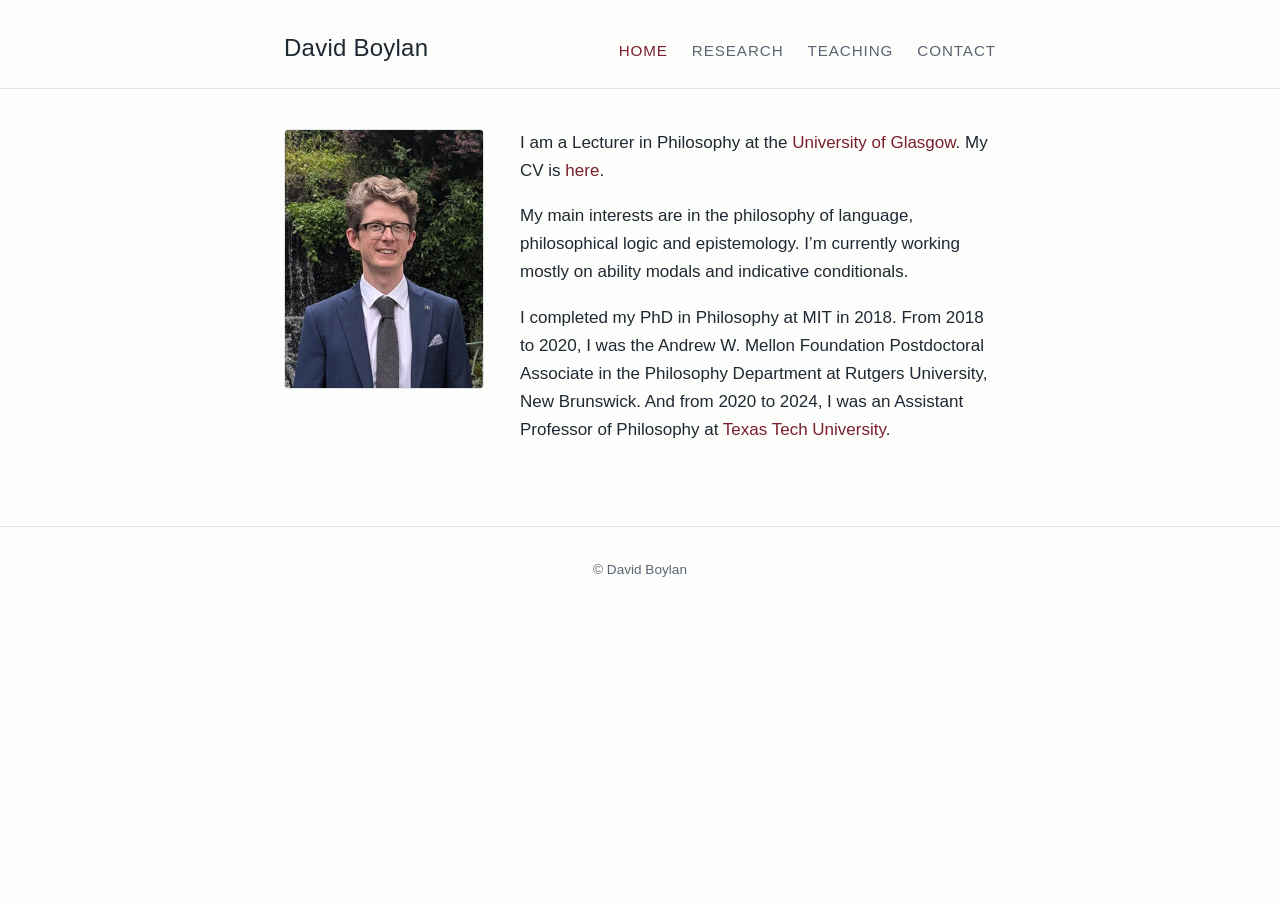
<file: index.html>
<!DOCTYPE html>
<html lang="en">
<head>
<meta charset="UTF-8">
<meta name="viewport" content="width=device-width, initial-scale=1.0">
<title>David Boylan</title>
<meta name="description" content="David Boylan is a Lecturer in Philosophy at the University of Glasgow, working on the philosophy of language, philosophical logic and epistemology.">
<link rel="stylesheet" href="assets/style.css">
</head>
<body>

<header class="site-header">
  <div class="wrap">
    <p class="site-title"><a href="index.html">David Boylan</a></p>
    <nav class="site-nav">
      <ul>
        <li><a href="index.html" class="active">Home</a></li>
        <li><a href="research.html">Research</a></li>
        <li><a href="teaching.html">Teaching</a></li>
        <li><a href="contact.html">Contact</a></li>
      </ul>
    </nav>
  </div>
</header>

<main>
  <div class="home-layout">
    <div class="home-photo">
      <img src="assets/img/profile.jpg" alt="David Boylan">
    </div>
    <div class="home-bio">
      <p>I am a Lecturer in Philosophy at the <a href="https://www.gla.ac.uk/subjects/philosophy/" target="_blank" rel="noopener">University of Glasgow</a>. My CV is <a href="files/david-boylan-cv.pdf" target="_blank">here</a>.</p>

      <p>My main interests are in the philosophy of language, philosophical logic and epistemology. I&rsquo;m currently working mostly on ability modals and indicative conditionals.</p>

      <p>I completed my PhD in Philosophy at MIT in 2018. From 2018 to 2020, I was the Andrew W. Mellon Foundation Postdoctoral Associate in the Philosophy Department at Rutgers University, New Brunswick. And from 2020 to 2024, I was an Assistant Professor of Philosophy at <a href="https://www.depts.ttu.edu/philosophy/" target="_blank" rel="noopener">Texas Tech University</a>.</p>
    </div>
  </div>
</main>

<footer class="site-footer">
  &copy; David Boylan
</footer>

</body>
</html>
</file>
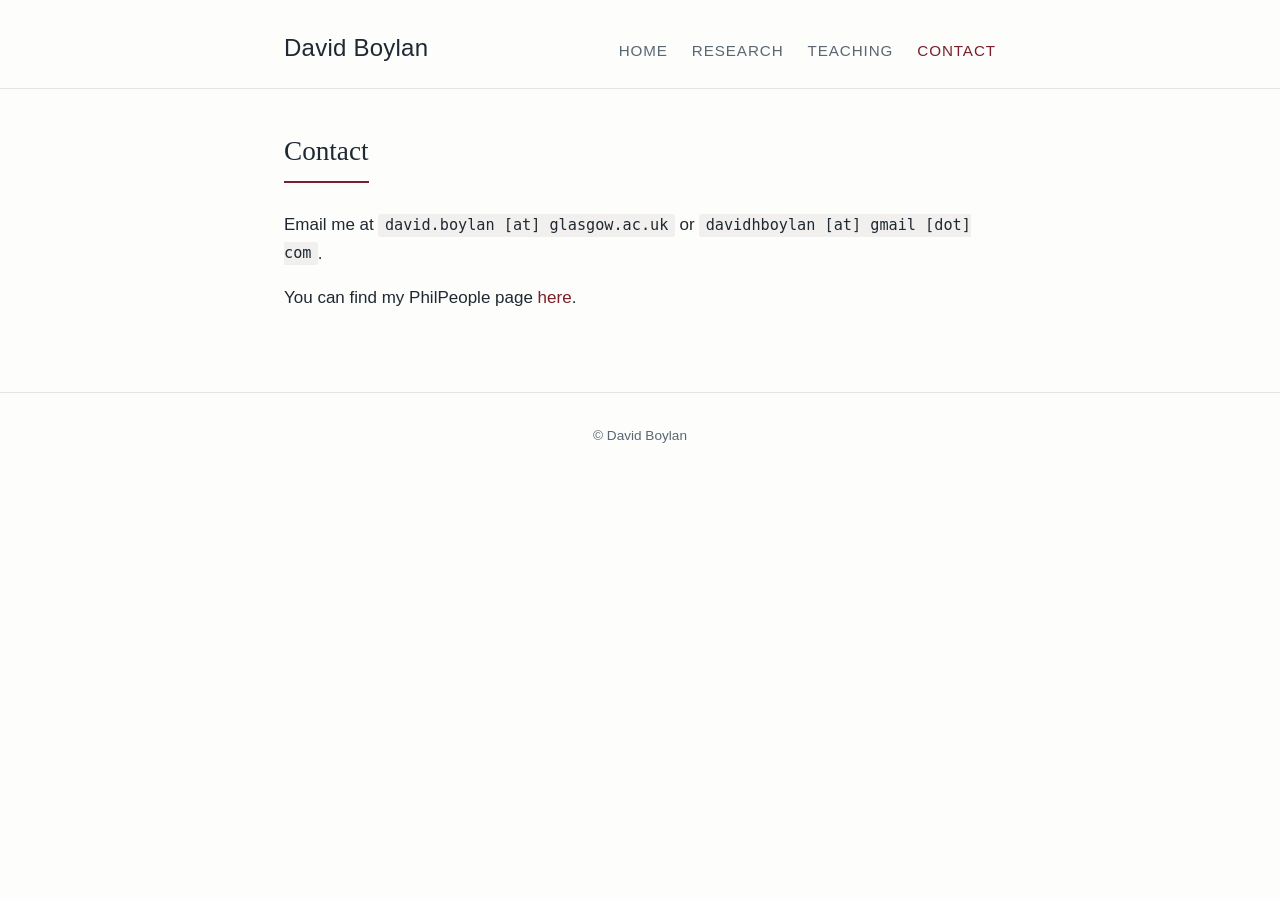
<file: contact.html>
<!DOCTYPE html>
<html lang="en">
<head>
<meta charset="UTF-8">
<meta name="viewport" content="width=device-width, initial-scale=1.0">
<title>Contact &ndash; David Boylan</title>
<link rel="stylesheet" href="assets/style.css">
</head>
<body>

<header class="site-header">
  <div class="wrap">
    <p class="site-title"><a href="index.html">David Boylan</a></p>
    <nav class="site-nav">
      <ul>
        <li><a href="index.html">Home</a></li>
        <li><a href="research.html">Research</a></li>
        <li><a href="teaching.html">Teaching</a></li>
        <li><a href="contact.html" class="active">Contact</a></li>
      </ul>
    </nav>
  </div>
</header>

<main>
  <h1 class="page-title">Contact</h1>

  <div class="contact-block">
    <p>Email me at <span class="email">david.boylan [at] glasgow.ac.uk</span> or <span class="email">davidhboylan [at] gmail [dot] com</span>.</p>
    <p>You can find my PhilPeople page <a href="https://philpeople.org/profiles/david-boylan" target="_blank" rel="noopener">here</a>.</p>
  </div>
</main>

<footer class="site-footer">
  &copy; David Boylan
</footer>

</body>
</html>
</file>
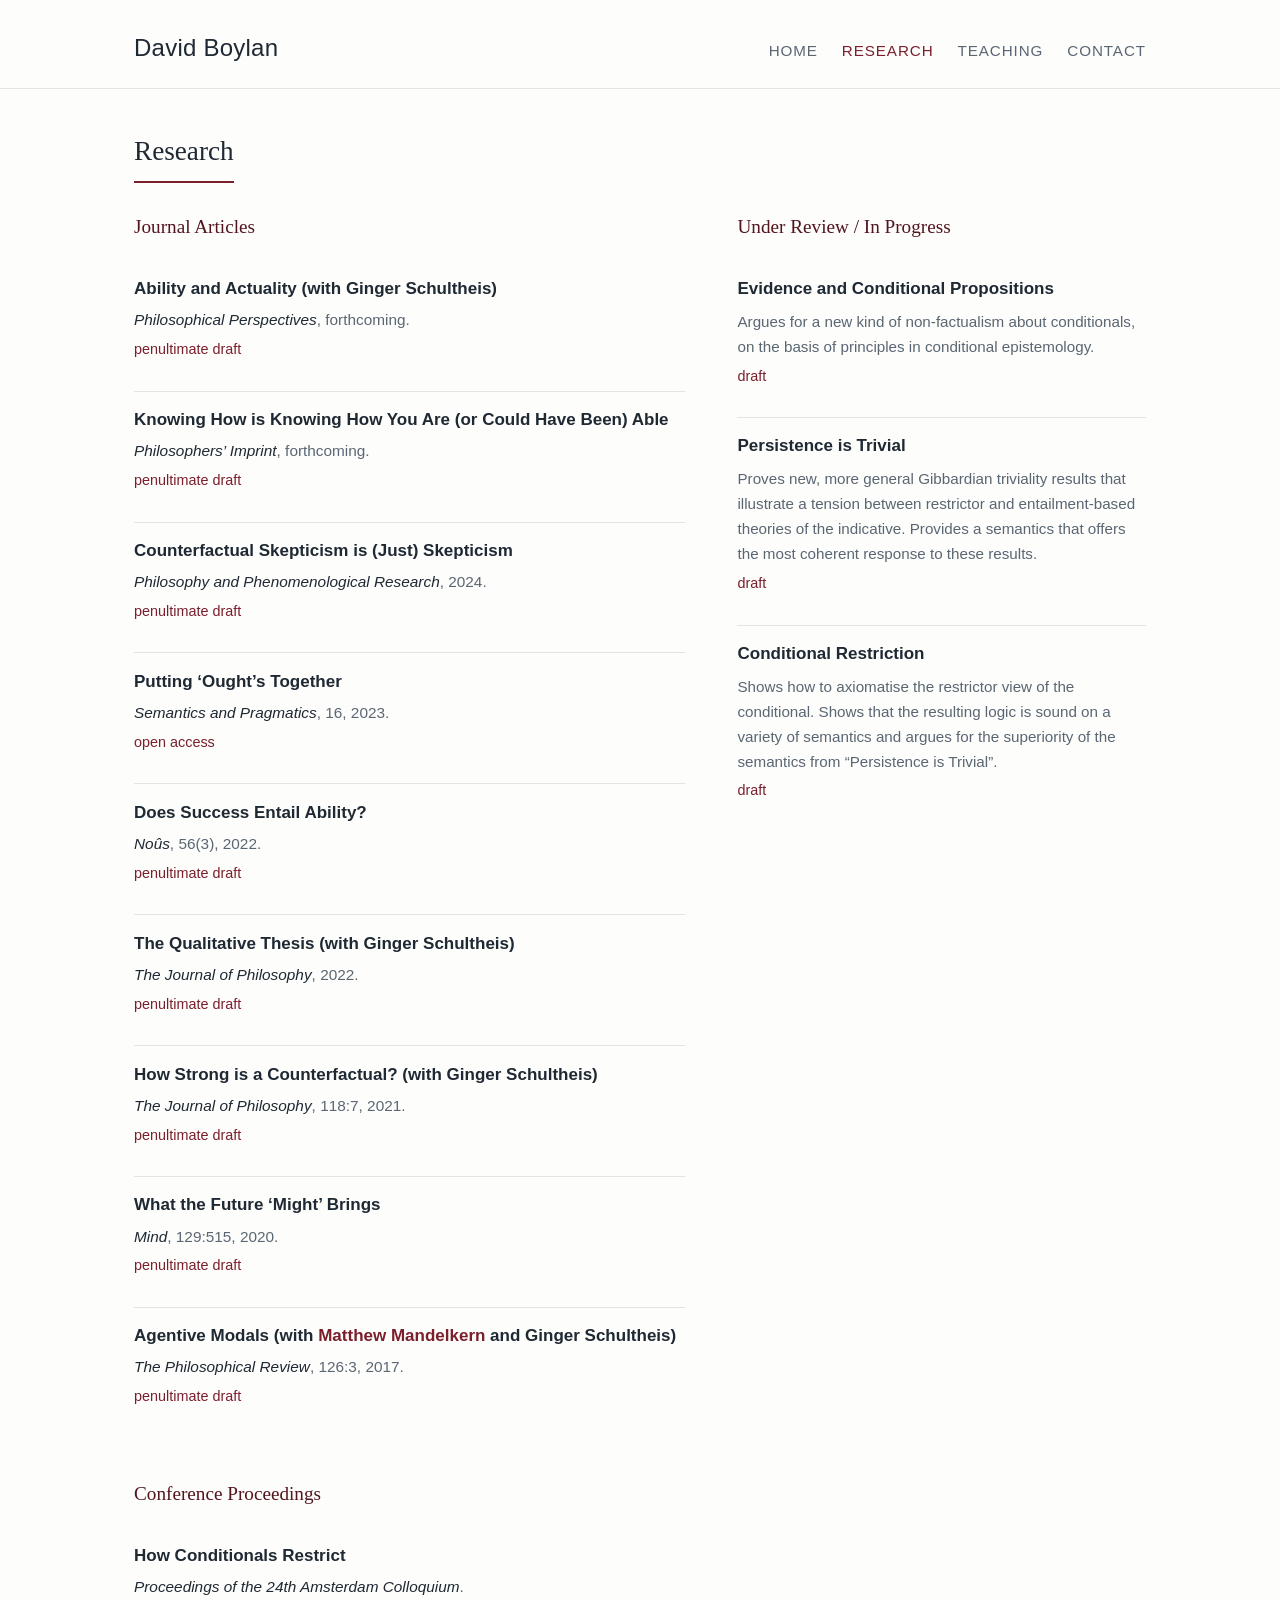
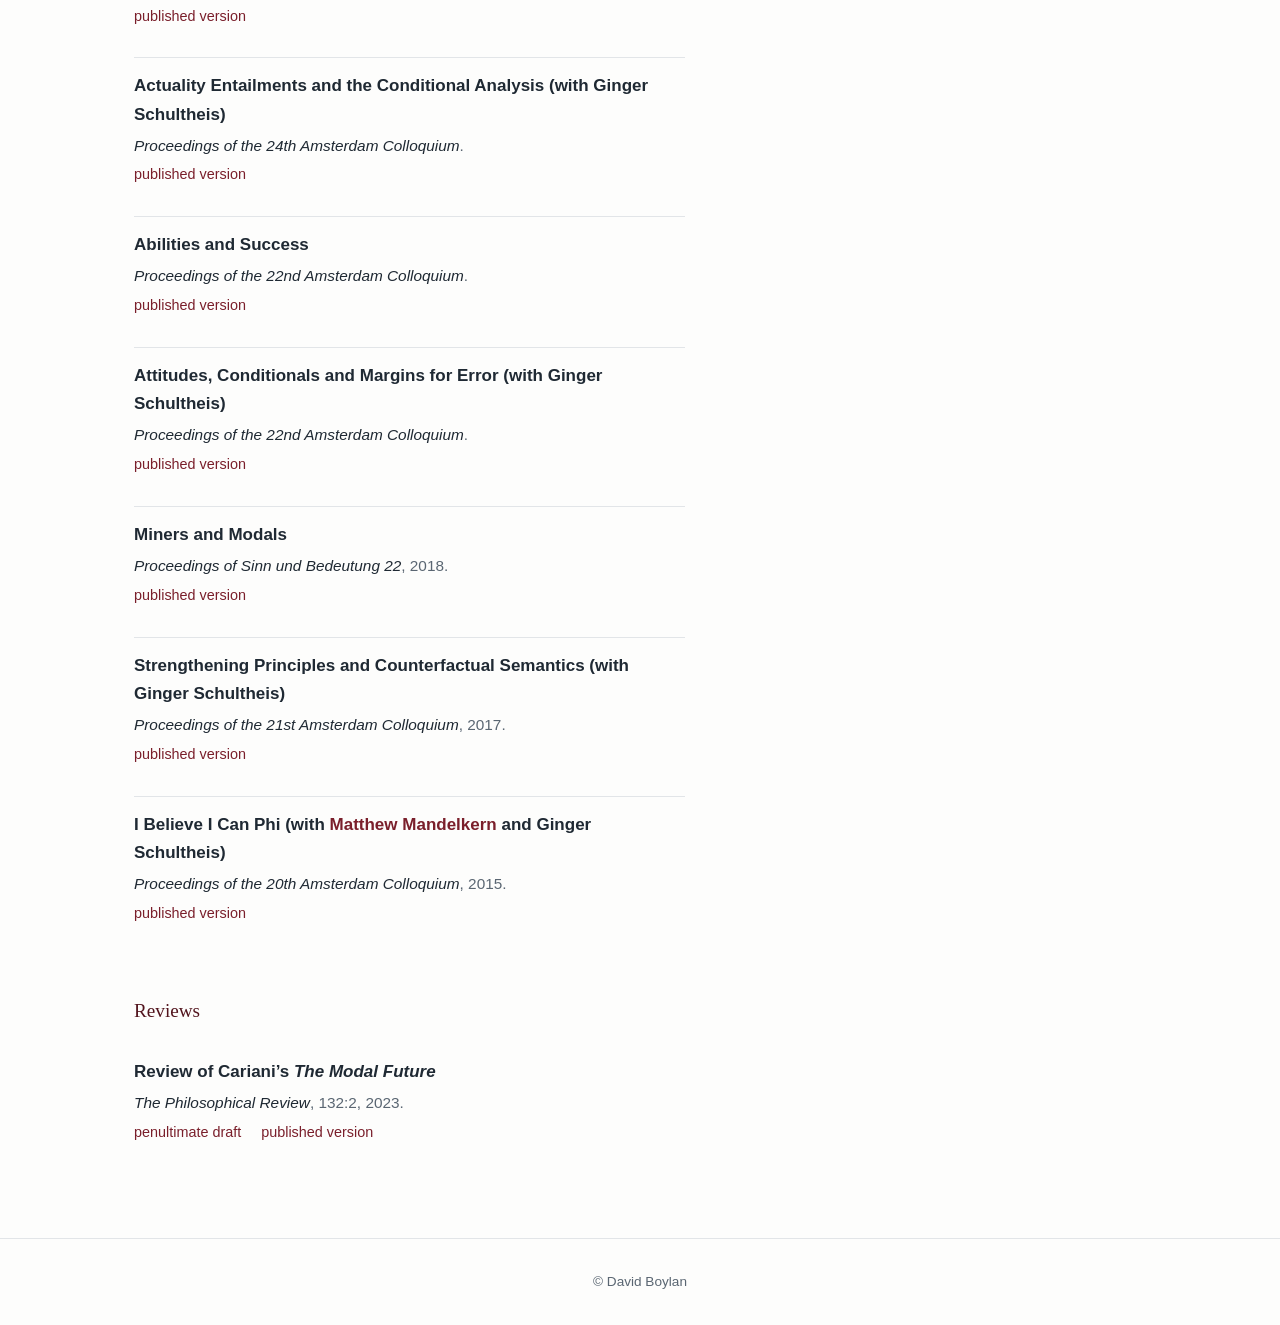
<file: research.html>
<!DOCTYPE html>
<html lang="en">
<head>
<meta charset="UTF-8">
<meta name="viewport" content="width=device-width, initial-scale=1.0">
<title>Research &ndash; David Boylan</title>
<link rel="stylesheet" href="assets/style.css">
</head>
<body class="wide">

<header class="site-header">
  <div class="wrap">
    <p class="site-title"><a href="index.html">David Boylan</a></p>
    <nav class="site-nav">
      <ul>
        <li><a href="index.html">Home</a></li>
        <li><a href="research.html" class="active">Research</a></li>
        <li><a href="teaching.html">Teaching</a></li>
        <li><a href="contact.html">Contact</a></li>
      </ul>
    </nav>
  </div>
</header>

<main>
  <h1 class="page-title">Research</h1>

  <div class="research-cols">
  <div>

  <section class="pub-section">
    <h2>Journal Articles</h2>

    <div class="pub">
      <p class="pub-title">Ability and Actuality (with Ginger Schultheis)</p>
      <p class="pub-meta"><em>Philosophical Perspectives</em>, forthcoming.</p>
      <p class="pub-links"><a href="https://eprints.gla.ac.uk/355482/1/355482.pdf" target="_blank">penultimate draft</a></p>
    </div>

    <div class="pub">
      <p class="pub-title">Knowing How is Knowing How You Are (or Could Have Been) Able</p>
      <p class="pub-meta"><em>Philosophers&rsquo; Imprint</em>, forthcoming.</p>
      <p class="pub-links"><a href="https://philpapers.org/archive/BOYKHI.pdf" target="_blank">penultimate draft</a></p>
    </div>

    <div class="pub">
      <p class="pub-title">Counterfactual Skepticism is (Just) Skepticism</p>
      <p class="pub-meta"><em>Philosophy and Phenomenological Research</em>, 2024.</p>
      <p class="pub-links"><a href="https://philpapers.org/go.pl?id=BOYCSI-2&proxyId=&u=https%3A%2F%2Fphilpapers.org%2Farchive%2FBOYCSI-2.pdf" target="_blank">penultimate draft</a></p>
    </div>

    <div class="pub">
      <p class="pub-title">Putting &lsquo;Ought&rsquo;s Together</p>
      <p class="pub-meta"><em>Semantics and Pragmatics</em>, 16, 2023.</p>
      <p class="pub-links"><a href="https://doi.org/10.3765/sp.16.5" target="_blank">open access</a></p>
    </div>

    <div class="pub">
      <p class="pub-title">Does Success Entail Ability?</p>
      <p class="pub-meta"><em>No&ucirc;s</em>, 56(3), 2022.</p>
      <p class="pub-links"><a href="https://philpapers.org/archive/BOYDSE.pdf" target="_blank">penultimate draft</a></p>
    </div>

    <div class="pub">
      <p class="pub-title">The Qualitative Thesis (with Ginger Schultheis)</p>
      <p class="pub-meta"><em>The Journal of Philosophy</em>, 2022.</p>
      <p class="pub-links"><a href="https://philpapers.org/archive/BOYTQT.pdf" target="_blank">penultimate draft</a></p>
    </div>

    <div class="pub">
      <p class="pub-title">How Strong is a Counterfactual? (with Ginger Schultheis)</p>
      <p class="pub-meta"><em>The Journal of Philosophy</em>, 118:7, 2021.</p>
      <p class="pub-links"><a href="https://philpapers.org/archive/BOYHSI.pdf" target="_blank">penultimate draft</a></p>
    </div>

    <div class="pub">
      <p class="pub-title">What the Future &lsquo;Might&rsquo; Brings</p>
      <p class="pub-meta"><em>Mind</em>, 129:515, 2020.</p>
      <p class="pub-links"><a href="https://philpapers.org/archive/BOYWTF.pdf" target="_blank">penultimate draft</a></p>
    </div>

    <div class="pub">
      <p class="pub-title">Agentive Modals (with <a href="https://mmandelkern.github.io/" target="_blank" rel="noopener">Matthew Mandelkern</a> and Ginger Schultheis)</p>
      <p class="pub-meta"><em>The Philosophical Review</em>, 126:3, 2017.</p>
      <p class="pub-links"><a href="https://philpapers.org/archive/MANAM.pdf" target="_blank">penultimate draft</a></p>
    </div>
  </section>

  <section class="pub-section">
    <h2>Conference Proceedings</h2>

    <div class="pub">
      <p class="pub-title">How Conditionals Restrict</p>
      <p class="pub-meta"><em>Proceedings of the 24th Amsterdam Colloquium</em>.</p>
      <p class="pub-links"><a href="https://drive.google.com/file/d/10iwY4LMcbpx0wTZw5RiwonsMyJcj1eri/view?usp=sharing" target="_blank">published version</a></p>
    </div>

    <div class="pub">
      <p class="pub-title">Actuality Entailments and the Conditional Analysis (with Ginger Schultheis)</p>
      <p class="pub-meta"><em>Proceedings of the 24th Amsterdam Colloquium</em>.</p>
      <p class="pub-links"><a href="https://drive.google.com/file/d/1uUVcp5Y_olh0Rd9e_ygLiVWx8KZKTjuy/view?usp=sharing" target="_blank">published version</a></p>
    </div>

    <div class="pub">
      <p class="pub-title">Abilities and Success</p>
      <p class="pub-meta"><em>Proceedings of the 22nd Amsterdam Colloquium</em>.</p>
      <p class="pub-links"><a href="files/ac_proceedings.pdf" target="_blank">published version</a></p>
    </div>

    <div class="pub">
      <p class="pub-title">Attitudes, Conditionals and Margins for Error (with Ginger Schultheis)</p>
      <p class="pub-meta"><em>Proceedings of the 22nd Amsterdam Colloquium</em>.</p>
      <p class="pub-links"><a href="files/ac_proceedings_paper.pdf" target="_blank">published version</a></p>
    </div>

    <div class="pub">
      <p class="pub-title">Miners and Modals</p>
      <p class="pub-meta"><em>Proceedings of Sinn und Bedeutung 22</em>, 2018.</p>
      <p class="pub-links"><a href="https://semanticsarchive.net/Archive/GE4MWViN/Boylan.pdf" target="_blank">published version</a></p>
    </div>

    <div class="pub">
      <p class="pub-title">Strengthening Principles and Counterfactual Semantics (with Ginger Schultheis)</p>
      <p class="pub-meta"><em>Proceedings of the 21st Amsterdam Colloquium</em>, 2017.</p>
      <p class="pub-links"><a href="files/amsterdam.pdf" target="_blank">published version</a></p>
    </div>

    <div class="pub">
      <p class="pub-title">I Believe I Can Phi (with <a href="https://mmandelkern.github.io/" target="_blank" rel="noopener">Matthew Mandelkern</a> and Ginger Schultheis)</p>
      <p class="pub-meta"><em>Proceedings of the 20th Amsterdam Colloquium</em>, 2015.</p>
      <p class="pub-links"><a href="files/i_believe_i_can_phi_ac20_final.pdf" target="_blank">published version</a></p>
    </div>
  </section>

  <section class="pub-section">
    <h2>Reviews</h2>

    <div class="pub">
      <p class="pub-title">Review of Cariani&rsquo;s <em>The Modal Future</em></p>
      <p class="pub-meta"><em>The Philosophical Review</em>, 132:2, 2023.</p>
      <p class="pub-links">
        <a href="files/review_of_the_modal_future.pdf" target="_blank">penultimate draft</a>
        <a href="https://read.dukeupress.edu/the-philosophical-review/issue/132/2" target="_blank">published version</a>
      </p>
    </div>
  </section>

  </div>
  <div>

  <section class="pub-section">
    <h2>Under Review / In Progress</h2>

    <div class="pub">
      <p class="pub-title">Evidence and Conditional Propositions</p>
      <p class="pub-abstract">Argues for a new kind of non-factualism about conditionals, on the basis of principles in conditional epistemology.</p>
      <p class="pub-links"><a href="https://www.dropbox.com/s/75ngbv8gsiy86hx/Conditionals%20and%20NI.pdf?dl=0" target="_blank">draft</a></p>
    </div>

    <div class="pub">
      <p class="pub-title">Persistence is Trivial</p>
      <p class="pub-abstract">Proves new, more general Gibbardian triviality results that illustrate a tension between restrictor and entailment-based theories of the indicative. Provides a semantics that offers the most coherent response to these results.</p>
      <p class="pub-links"><a href="files/persistence_is_trivial.pdf" target="_blank">draft</a></p>
    </div>

    <div class="pub">
      <p class="pub-title">Conditional Restriction</p>
      <p class="pub-abstract">Shows how to axiomatise the restrictor view of the conditional. Shows that the resulting logic is sound on a variety of semantics and argues for the superiority of the semantics from &ldquo;Persistence is Trivial&rdquo;.</p>
      <p class="pub-links"><a href="files/conditional_restriction_jan_25.pdf" target="_blank">draft</a></p>
    </div>
  </section>

  </div>
  </div>
</main>

<footer class="site-footer">
  &copy; David Boylan
</footer>

</body>
</html>
</file>
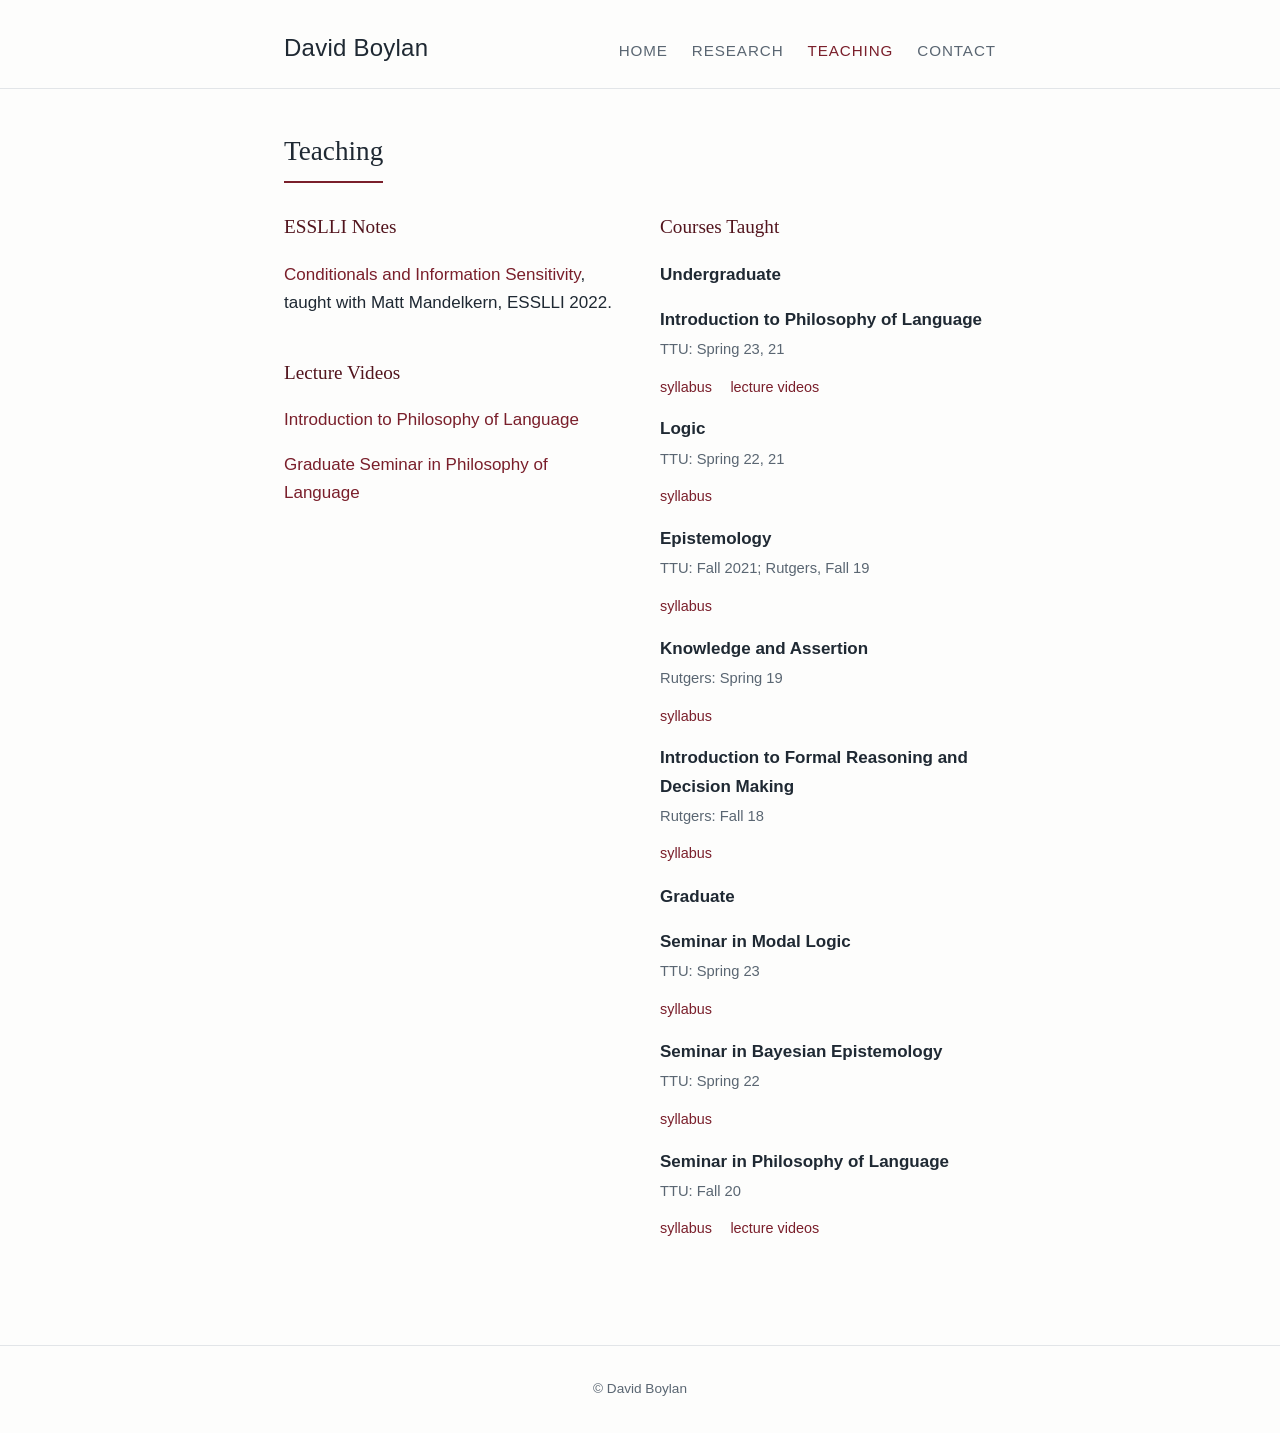
<file: teaching.html>
<!DOCTYPE html>
<html lang="en">
<head>
<meta charset="UTF-8">
<meta name="viewport" content="width=device-width, initial-scale=1.0">
<title>Teaching &ndash; David Boylan</title>
<link rel="stylesheet" href="assets/style.css">
</head>
<body>

<header class="site-header">
  <div class="wrap">
    <p class="site-title"><a href="index.html">David Boylan</a></p>
    <nav class="site-nav">
      <ul>
        <li><a href="index.html">Home</a></li>
        <li><a href="research.html">Research</a></li>
        <li><a href="teaching.html" class="active">Teaching</a></li>
        <li><a href="contact.html">Contact</a></li>
      </ul>
    </nav>
  </div>
</header>

<main>
  <h1 class="page-title">Teaching</h1>

  <div class="teaching-cols">
    <div>
      <section class="pub-section">
        <h2>ESSLLI Notes</h2>
        <p><a href="https://mmandelkern.github.io/condinfo.html" target="_blank" rel="noopener">Conditionals and Information Sensitivity</a>, taught with Matt Mandelkern, ESSLLI 2022.</p>
      </section>

      <section class="pub-section">
        <h2>Lecture Videos</h2>
        <p><a href="https://www.youtube.com/channel/UC6hgjy7UyY0ElBp9sf9w62w/playlists?view_as=subscriber" target="_blank" rel="noopener">Introduction to Philosophy of Language</a></p>
        <p><a href="https://www.youtube.com/channel/UC6hgjy7UyY0ElBp9sf9w62w/playlists?view_as=subscriber" target="_blank" rel="noopener">Graduate Seminar in Philosophy of Language</a></p>
      </section>
    </div>

    <div>
      <section class="pub-section">
        <h2>Courses Taught</h2>

        <p><strong>Undergraduate</strong></p>

        <div class="course">
          <p class="course-name">Introduction to Philosophy of Language</p>
          <p class="course-meta">TTU: Spring 23, 21</p>
          <p class="course-links">
            <a href="files/phil_language_syllabus.pdf" target="_blank">syllabus</a>
            <a href="https://www.youtube.com/channel/UC6hgjy7UyY0ElBp9sf9w62w/playlists?view_as=subscriber" target="_blank">lecture videos</a>
          </p>
        </div>

        <div class="course">
          <p class="course-name">Logic</p>
          <p class="course-meta">TTU: Spring 22, 21</p>
          <p class="course-links"><a href="https://www.dropbox.com/s/rnalfez9c6l50j1/Logic%2022%20Syllabus.pdf?dl=0" target="_blank">syllabus</a></p>
        </div>

        <div class="course">
          <p class="course-name">Epistemology</p>
          <p class="course-meta">TTU: Fall 2021; Rutgers, Fall 19</p>
          <p class="course-links"><a href="https://www.dropbox.com/s/fpvea26ira840hs/Epistemology%20syllabus.pdf?dl=0" target="_blank">syllabus</a></p>
        </div>

        <div class="course">
          <p class="course-name">Knowledge and Assertion</p>
          <p class="course-meta">Rutgers: Spring 19</p>
          <p class="course-links"><a href="files/k_a_syllabus.pdf" target="_blank">syllabus</a></p>
        </div>

        <div class="course">
          <p class="course-name">Introduction to Formal Reasoning and Decision Making</p>
          <p class="course-meta">Rutgers: Fall 18</p>
          <p class="course-links"><a href="files/fr_syllabus.pdf" target="_blank">syllabus</a></p>
        </div>

        <p><strong>Graduate</strong></p>

        <div class="course">
          <p class="course-name">Seminar in Modal Logic</p>
          <p class="course-meta">TTU: Spring 23</p>
          <p class="course-links"><a href="files/syllabus.pdf" target="_blank">syllabus</a></p>
        </div>

        <div class="course">
          <p class="course-name">Seminar in Bayesian Epistemology</p>
          <p class="course-meta">TTU: Spring 22</p>
          <p class="course-links"><a href="files/syllabus.pdf" target="_blank">syllabus</a></p>
        </div>

        <div class="course">
          <p class="course-name">Seminar in Philosophy of Language</p>
          <p class="course-meta">TTU: Fall 20</p>
          <p class="course-links">
            <a href="https://www.dropbox.com/s/f4bxojxkcdhvjkd/Syllabus.pdf?dl=0" target="_blank">syllabus</a>
            <a href="https://www.youtube.com/channel/UC6hgjy7UyY0ElBp9sf9w62w/playlists?view_as=subscriber" target="_blank">lecture videos</a>
          </p>
        </div>
      </section>
    </div>
  </div>
</main>

<footer class="site-footer">
  &copy; David Boylan
</footer>

</body>
</html>
</file>
<file: assets/style.css>
:root {
  --ink: #1f2933;
  --muted: #5a6672;
  --accent: #7a1f2b;
  --accent-dark: #52141d;
  --border: #e2e5e8;
  --bg: #fdfdfc;
  --max-width: 760px;
}

* { box-sizing: border-box; }

html { scroll-behavior: smooth; }

body {
  margin: 0;
  background: var(--bg);
  color: var(--ink);
  font-family: -apple-system, "Segoe UI", Helvetica, Arial, sans-serif;
  font-size: 17px;
  line-height: 1.65;
}

h1, h2, h3 {
  font-family: Georgia, "Iowan Old Style", "Times New Roman", serif;
  font-weight: normal;
  color: var(--ink);
}

a {
  color: var(--accent);
  text-decoration: none;
  border-bottom: 1px solid transparent;
}

a:hover {
  border-bottom-color: var(--accent);
}

.site-header {
  border-bottom: 1px solid var(--border);
}

.site-header .wrap {
  max-width: var(--max-width);
  margin: 0 auto;
  padding: 1.75rem 1.5rem 1.25rem;
  display: flex;
  flex-wrap: wrap;
  align-items: baseline;
  justify-content: space-between;
  gap: 0.75rem;
}

.site-title {
  font-size: 1.5rem;
  margin: 0;
  letter-spacing: 0.01em;
}

.site-title a {
  color: var(--ink);
  border-bottom: none;
}

nav.site-nav ul {
  list-style: none;
  display: flex;
  gap: 1.5rem;
  margin: 0;
  padding: 0;
}

nav.site-nav a {
  color: var(--muted);
  font-size: 0.95rem;
  text-transform: uppercase;
  letter-spacing: 0.06em;
}

nav.site-nav a.active,
nav.site-nav a:hover {
  color: var(--accent);
}

main {
  max-width: var(--max-width);
  margin: 0 auto;
  padding: 2.5rem 1.5rem 4rem;
}

.page-title {
  font-size: 1.7rem;
  margin: 0 0 1.75rem;
  padding-bottom: 0.5rem;
  border-bottom: 2px solid var(--accent);
  display: inline-block;
}

/* Home page */
.home-layout {
  display: flex;
  gap: 2.25rem;
  flex-wrap: wrap;
  align-items: flex-start;
}

.home-photo {
  flex: 0 0 200px;
}

.home-photo img {
  width: 100%;
  border-radius: 4px;
  border: 1px solid var(--border);
}

.home-bio {
  flex: 1 1 360px;
  min-width: 280px;
}

.home-bio p {
  margin: 0 0 1.1rem;
}

/* Research: two columns on desktop, stacked on narrow screens.
   The page opts into a wider container via <body class="wide">. */
body.wide { --max-width: 1060px; }

.research-cols {
  display: grid;
  grid-template-columns: minmax(0, 1.35fr) minmax(0, 1fr);
  gap: 1rem 3.25rem;
  align-items: start;
}

.research-cols > div > section.pub-section:last-child {
  margin-bottom: 0;
}

@media (max-width: 820px) {
  body.wide { --max-width: 760px; }
  .research-cols {
    grid-template-columns: 1fr;
    gap: 0;
  }
  .research-cols > div > section.pub-section:last-child {
    margin-bottom: 2.5rem;
  }
}

/* Section blocks */
section.pub-section {
  margin-bottom: 2.5rem;
}

section.pub-section h2 {
  font-size: 1.2rem;
  margin: 0 0 1.1rem;
  color: var(--accent-dark);
}

.pub {
  padding: 0.9rem 0;
  border-bottom: 1px solid var(--border);
}

.pub:last-child { border-bottom: none; }

.pub-title {
  margin: 0 0 0.25rem;
  font-weight: 600;
}

.pub-meta {
  margin: 0;
  color: var(--muted);
  font-size: 0.96rem;
}

.pub-meta em { color: var(--ink); }

.pub-links {
  margin-top: 0.35rem;
  font-size: 0.9rem;
}

.pub-links a {
  margin-right: 1rem;
}

.pub-abstract {
  margin: 0.35rem 0 0;
  font-size: 0.95rem;
  color: var(--muted);
}

/* Teaching */
.teaching-cols {
  display: flex;
  gap: 2.5rem;
  flex-wrap: wrap;
}

.teaching-cols > div {
  flex: 1 1 300px;
  min-width: 260px;
}

.course {
  margin-bottom: 1rem;
}

.course-name {
  margin: 0 0 0.2rem;
  font-weight: 600;
}

.course-meta {
  margin: 0;
  color: var(--muted);
  font-size: 0.92rem;
}

.course-links {
  font-size: 0.9rem;
}

.course-links a { margin-right: 0.9rem; }

/* Contact */
.contact-block p {
  margin: 0 0 1rem;
}

.email {
  font-family: Consolas, Menlo, monospace;
  font-size: 0.95rem;
  background: #f2f0ee;
  padding: 0.15rem 0.4rem;
  border-radius: 3px;
}

footer.site-footer {
  border-top: 1px solid var(--border);
  color: var(--muted);
  font-size: 0.85rem;
  text-align: center;
  padding: 2rem 1.5rem;
}

@media (max-width: 480px) {
  nav.site-nav ul { gap: 1rem; }
  .site-header .wrap { padding: 1.25rem 1.25rem 1rem; }
}
</file>
